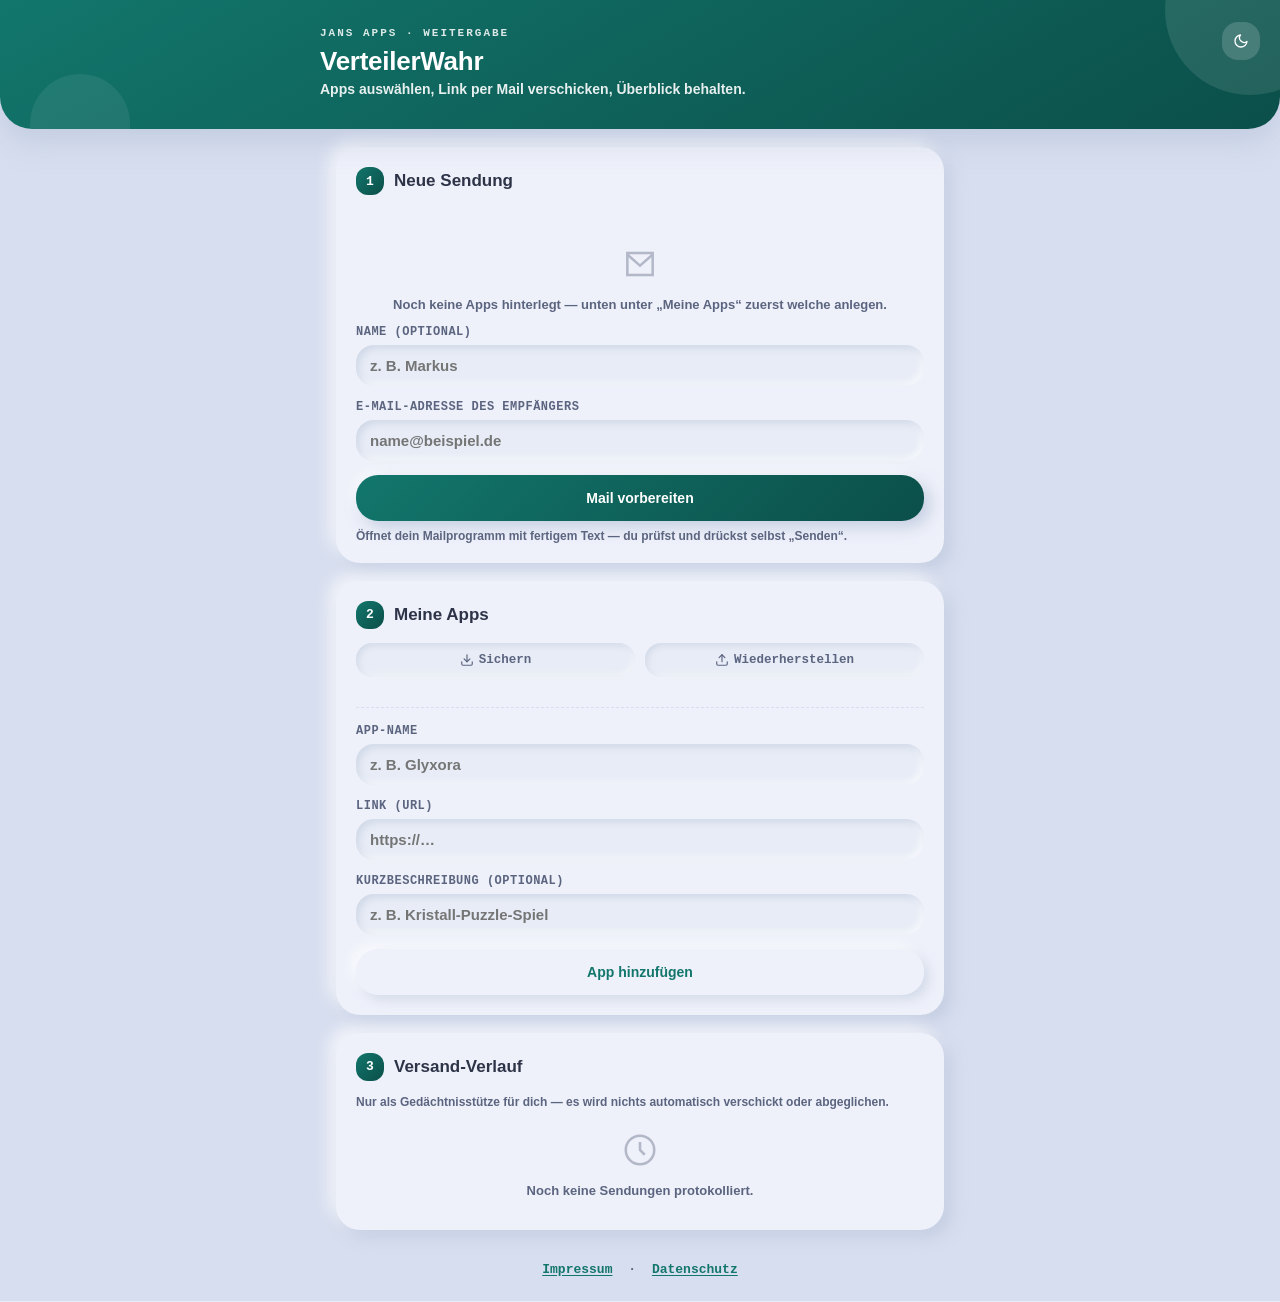
<file: index.html>
<!DOCTYPE html>
<html lang="de">
<head>
    <meta name="robots" content="noindex, nofollow">
<meta charset="UTF-8">
<meta name="viewport" content="width=device-width, initial-scale=1, viewport-fit=cover, maximum-scale=1">
<meta name="theme-color" content="#0B4F49">
<title>VerteilerWahr</title>
<link rel="manifest" href="manifest.json">
<link rel="apple-touch-icon" href="icon-192.png">
<meta name="apple-mobile-web-app-capable" content="yes">
<meta name="apple-mobile-web-app-status-bar-style" content="black-translucent">
<meta name="apple-mobile-web-app-title" content="VerteilerWahr">
<link rel="stylesheet" href="style.css">
</head>
<body>

<header class="hero">
  <div class="blob1"></div><div class="blob2"></div>
  <div class="hero-inner">
    <span class="eyebrow">JANS APPS · WEITERGABE</span>
    <h1>VerteilerWahr</h1>
    <p class="hero-sub">Apps auswählen, Link per Mail verschicken, Überblick behalten.</p>
  </div>
  <button class="theme-toggle" id="theme-toggle" aria-label="Dunkelmodus umschalten"><svg width="16" height="16" viewBox="0 0 24 24" fill="none" stroke="currentColor" stroke-width="2" stroke-linecap="round" stroke-linejoin="round"><path d="M21 12.79A9 9 0 1 1 11.21 3 7 7 0 0 0 21 12.79z"/></svg></button>
</header>

<main>

  <!-- SCHRITT 1: NEUE SENDUNG -->
  <section class="card" id="send-card">
    <div class="card-head">
      <span class="pill-num">1</span>
      <h2>Neue Sendung</h2>
    </div>

    <div id="app-checklist" class="app-checklist">
      <!-- wird per JS befüllt -->
    </div>
    <div class="empty-state" id="no-apps-hint" hidden>
      <svg viewBox="0 0 24 24" fill="none" stroke="currentColor" stroke-width="1.6"><path d="M4 5h16v14H4z"/><path d="M4 6l8 7 8-7"/></svg>
      <p>Noch keine Apps hinterlegt — unten unter „Meine Apps“ zuerst welche anlegen.</p>
    </div>

    <div class="field">
      <label for="recipient-name">Name (optional)</label>
      <input type="text" id="recipient-name" placeholder="z. B. Markus">
    </div>
    <div class="field">
      <label for="recipient-email">E-Mail-Adresse des Empfängers</label>
      <input type="email" id="recipient-email" placeholder="name@beispiel.de">
    </div>

    <button class="btn-primary" id="prepare-mail-btn">Mail vorbereiten</button>
    <p class="hint">Öffnet dein Mailprogramm mit fertigem Text — du prüfst und drückst selbst „Senden“.</p>
    <button class="btn-secondary" id="share-btn" hidden>Anders teilen (WhatsApp, Nachrichten …)</button>
  </section>

  <!-- SCHRITT 2: MEINE APPS VERWALTEN -->
  <section class="card" id="manage-card">
    <div class="card-head">
      <span class="pill-num">2</span>
      <h2>Meine Apps</h2>
    </div>
    <div class="toolbar-row">
      <button class="btn-tertiary" id="export-btn"><svg width="14" height="14" viewBox="0 0 24 24" fill="none" stroke="currentColor" stroke-width="2" stroke-linecap="round" stroke-linejoin="round"><path d="M21 15v4a2 2 0 0 1-2 2H5a2 2 0 0 1-2-2v-4"/><polyline points="7 10 12 15 17 10"/><line x1="12" y1="15" x2="12" y2="3"/></svg> Sichern</button>
      <button class="btn-tertiary" id="import-btn"><svg width="14" height="14" viewBox="0 0 24 24" fill="none" stroke="currentColor" stroke-width="2" stroke-linecap="round" stroke-linejoin="round"><path d="M21 15v4a2 2 0 0 1-2 2H5a2 2 0 0 1-2-2v-4"/><polyline points="17 8 12 3 7 8"/><line x1="12" y1="3" x2="12" y2="15"/></svg> Wiederherstellen</button>
      <input type="file" id="import-file" accept="application/json" hidden>
    </div>

    <div id="app-manage-list" class="app-manage-list"></div>

    <div class="add-app-form">
      <div class="field">
        <label for="new-app-name">App-Name</label>
        <input type="text" id="new-app-name" placeholder="z. B. Glyxora">
      </div>
      <div class="field">
        <label for="new-app-url">Link (URL)</label>
        <input type="url" id="new-app-url" placeholder="https://…">
      </div>
      <div class="field">
        <label for="new-app-note">Kurzbeschreibung (optional)</label>
        <input type="text" id="new-app-note" placeholder="z. B. Kristall-Puzzle-Spiel">
      </div>
      <button class="btn-secondary" id="add-app-btn">App hinzufügen</button>
      <button class="btn-link" id="cancel-edit-btn" hidden>Bearbeiten abbrechen</button>
    </div>
  </section>

  <!-- SCHRITT 3: VERLAUF -->
  <section class="card card-history" id="history-card">
    <div class="card-head">
      <span class="pill-num">3</span>
      <h2>Versand-Verlauf</h2>
    </div>
    <p class="hint">Nur als Gedächtnisstütze für dich — es wird nichts automatisch verschickt oder abgeglichen.</p>
    <div id="history-list" class="history-list"></div>
    <div class="empty-state" id="no-history-hint" hidden>
      <svg viewBox="0 0 24 24" fill="none" stroke="currentColor" stroke-width="1.6"><circle cx="12" cy="12" r="9"/><path d="M12 7v5l3 3"/></svg>
      <p>Noch keine Sendungen protokolliert.</p>
    </div>
  </section>

</main>

<footer class="app-footer">
  <a href="impressum.html">Impressum</a>
  <span aria-hidden="true">·</span>
  <a href="datenschutz.html">Datenschutz</a>
</footer>

<div class="toast" id="toast"></div>

<script src="app.js"></script>
</body>
</html>
</file>
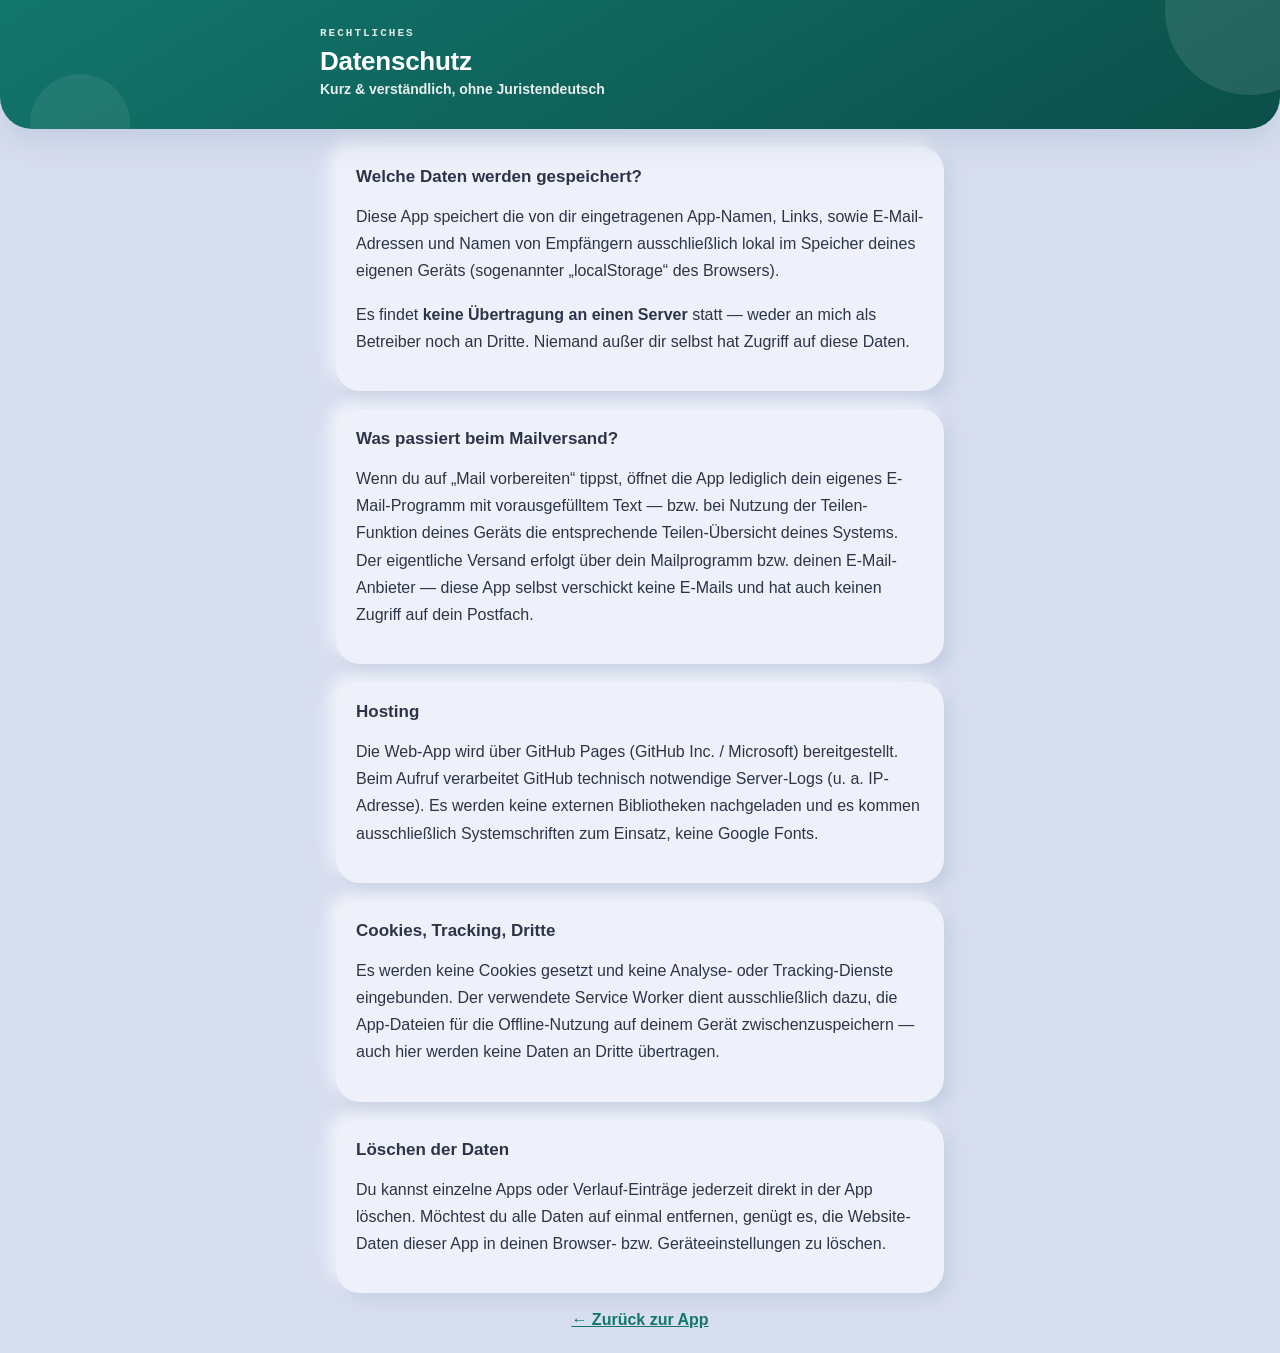
<file: datenschutz.html>
<!DOCTYPE html>
<html lang="de">
<head>
    <meta name="robots" content="noindex, nofollow">
<meta charset="UTF-8">
<meta name="viewport" content="width=device-width, initial-scale=1, viewport-fit=cover, maximum-scale=1">
<meta name="theme-color" content="#0B4F49">
<title>Datenschutz – VerteilerWahr</title>
<link rel="stylesheet" href="style.css">
</head>
<body>

<header class="hero">
  <div class="blob1"></div><div class="blob2"></div>
  <div class="hero-inner">
    <span class="eyebrow">RECHTLICHES</span>
    <h1>Datenschutz</h1>
    <p class="hero-sub">Kurz &amp; verständlich, ohne Juristendeutsch</p>
  </div>
</header>

<main>
  <section class="card">
    <div class="card-head"><h2 style="margin:0;">Welche Daten werden gespeichert?</h2></div>
    <p style="line-height:1.7;">
      Diese App speichert die von dir eingetragenen App-Namen, Links, sowie E-Mail-Adressen
      und Namen von Empfängern ausschließlich lokal im Speicher deines eigenen Geräts
      (sogenannter „localStorage“ des Browsers).
    </p>
    <p style="line-height:1.7;">
      Es findet <strong>keine Übertragung an einen Server</strong> statt — weder an mich als
      Betreiber noch an Dritte. Niemand außer dir selbst hat Zugriff auf diese Daten.
    </p>
  </section>

  <section class="card">
    <div class="card-head"><h2 style="margin:0;">Was passiert beim Mailversand?</h2></div>
    <p style="line-height:1.7;">
      Wenn du auf „Mail vorbereiten“ tippst, öffnet die App lediglich dein eigenes
      E-Mail-Programm mit vorausgefülltem Text — bzw. bei Nutzung der Teilen-Funktion
      deines Geräts die entsprechende Teilen-Übersicht deines Systems. Der eigentliche
      Versand erfolgt über dein Mailprogramm bzw. deinen E-Mail-Anbieter — diese App
      selbst verschickt keine E-Mails und hat auch keinen Zugriff auf dein Postfach.
    </p>
  </section>

  <section class="card">
    <div class="card-head"><h2 style="margin:0;">Hosting</h2></div>
    <p style="line-height:1.7;">
      Die Web-App wird über GitHub Pages (GitHub Inc. / Microsoft) bereitgestellt. Beim Aufruf
      verarbeitet GitHub technisch notwendige Server-Logs (u. a. IP-Adresse). Es werden keine
      externen Bibliotheken nachgeladen und es kommen ausschließlich Systemschriften zum Einsatz,
      keine Google Fonts.
    </p>
  </section>

  <section class="card">
    <div class="card-head"><h2 style="margin:0;">Cookies, Tracking, Dritte</h2></div>
    <p style="line-height:1.7;">
      Es werden keine Cookies gesetzt und keine Analyse- oder Tracking-Dienste eingebunden.
      Der verwendete Service Worker dient ausschließlich dazu, die App-Dateien für die
      Offline-Nutzung auf deinem Gerät zwischenzuspeichern — auch hier werden keine
      Daten an Dritte übertragen.
    </p>
  </section>

  <section class="card">
    <div class="card-head"><h2 style="margin:0;">Löschen der Daten</h2></div>
    <p style="line-height:1.7;">
      Du kannst einzelne Apps oder Verlauf-Einträge jederzeit direkt in der App löschen.
      Möchtest du alle Daten auf einmal entfernen, genügt es, die Website-Daten dieser
      App in deinen Browser- bzw. Geräteeinstellungen zu löschen.
    </p>
  </section>

  <p style="text-align:center;"><a href="index.html" style="color:var(--violet);font-weight:600;">← Zurück zur App</a></p>
</main>

</body>
</html>
</file>
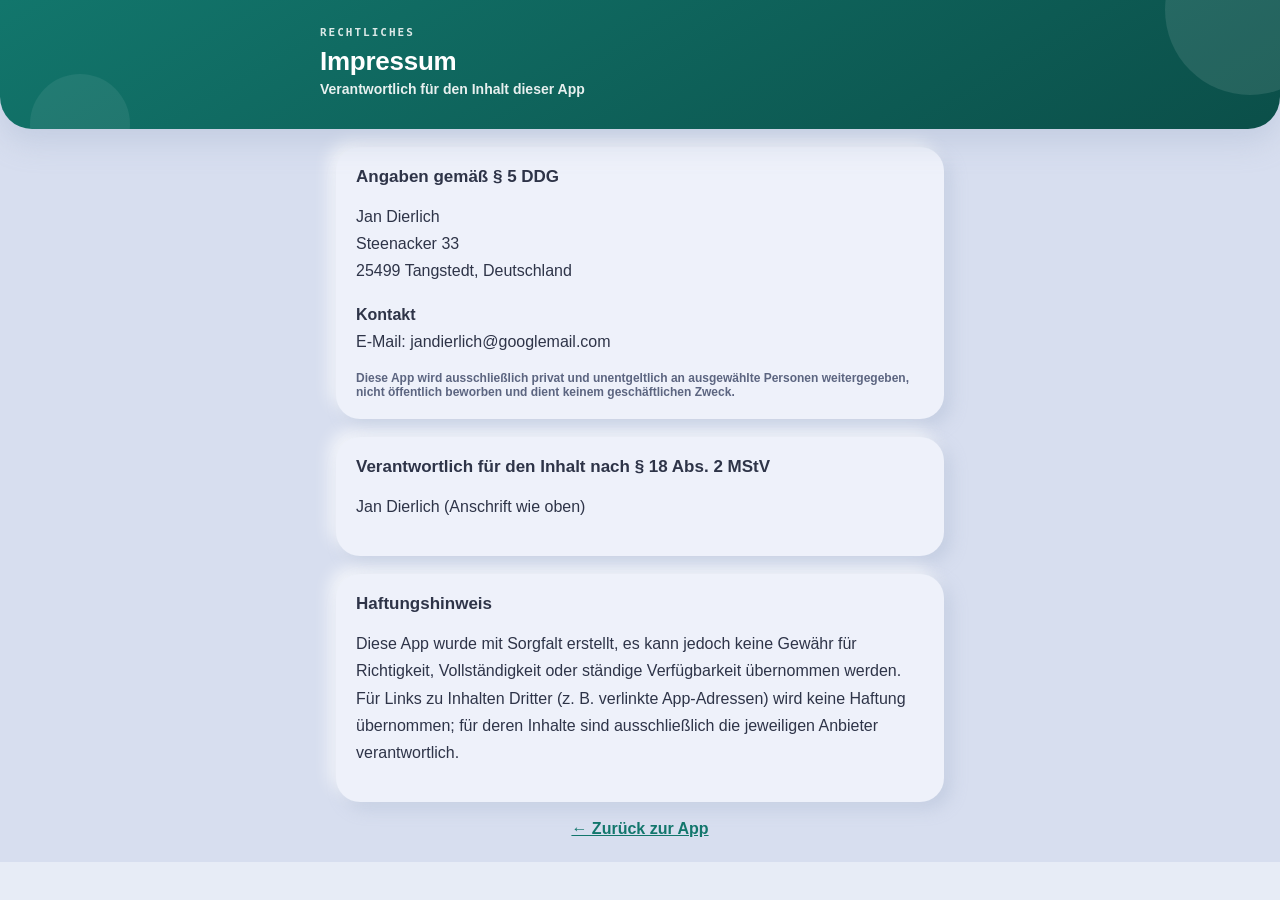
<file: impressum.html>
<!DOCTYPE html>
<html lang="de">
<head>
    <meta name="robots" content="noindex, nofollow">
<meta charset="UTF-8">
<meta name="viewport" content="width=device-width, initial-scale=1, viewport-fit=cover, maximum-scale=1">
<meta name="theme-color" content="#0B4F49">
<title>Impressum – VerteilerWahr</title>
<link rel="stylesheet" href="style.css">
</head>
<body>

<header class="hero">
  <div class="blob1"></div><div class="blob2"></div>
  <div class="hero-inner">
    <span class="eyebrow">RECHTLICHES</span>
    <h1>Impressum</h1>
    <p class="hero-sub">Verantwortlich für den Inhalt dieser App</p>
  </div>
</header>

<main>
  <section class="card">
    <div class="card-head"><h2 style="margin:0;">Angaben gemäß § 5 DDG</h2></div>
    <p style="line-height:1.7;">
      Jan Dierlich<br>
      Steenacker 33<br>
      25499 Tangstedt, Deutschland
    </p>
    <p style="line-height:1.7;">
      <strong>Kontakt</strong><br>
      E-Mail: jandierlich@googlemail.com
    </p>
    <p class="hint">
      Diese App wird ausschließlich privat und unentgeltlich an ausgewählte Personen weitergegeben,
      nicht öffentlich beworben und dient keinem geschäftlichen Zweck.
    </p>
  </section>

  <section class="card">
    <div class="card-head"><h2 style="margin:0;">Verantwortlich für den Inhalt nach § 18 Abs. 2 MStV</h2></div>
    <p style="line-height:1.7;">
      Jan Dierlich (Anschrift wie oben)
    </p>
  </section>

  <section class="card">
    <div class="card-head"><h2 style="margin:0;">Haftungshinweis</h2></div>
    <p style="line-height:1.7;">
      Diese App wurde mit Sorgfalt erstellt, es kann jedoch keine Gewähr für Richtigkeit,
      Vollständigkeit oder ständige Verfügbarkeit übernommen werden. Für Links zu Inhalten Dritter
      (z. B. verlinkte App-Adressen) wird keine Haftung übernommen; für deren Inhalte sind
      ausschließlich die jeweiligen Anbieter verantwortlich.
    </p>
  </section>

  <p style="text-align:center;"><a href="index.html" style="color:var(--violet);font-weight:600;">← Zurück zur App</a></p>
</main>

</body>
</html>
</file>
<file: style.css>
:root {
  --bg: #E7ECF6;
  --card: #EEF1FA;
  --ink: #2E3448;
  --sub: #5C6580;
  --violet: #12766C;
  --violet-deep: #0B4F49;
  --coral: #FF4433;
  --teal: #00BD90;
  --amber: #FF8C00;
  --pink: #E8267A;
  --line: #D7DEEF;
  --shadow-dark: rgba(163, 177, 204, 0.55);
  --shadow-light: rgba(255, 255, 255, 0.9);
  --shadow-dark-soft: rgba(163, 177, 204, 0.35);
  --shadow-light-soft: rgba(255, 255, 255, 0.7);
  color-scheme: light;
}

html.dark,
body.dark {
  --bg: #122B2E;
  --card: #183D40;
  --ink: #E7F3F1;
  --sub: #9DBEBC;
  --line: #266664;
  --violet: #50DDCA;
  --violet-deep: #12766C;
  --pink: #FF5CA8;
  --coral: #FF5A47;
  --teal: #50DDCA;
  --amber: #FFA020;
  --shadow-dark: rgba(0, 0, 0, 0.55);
  --shadow-light: rgba(255, 255, 255, 0.05);
  --shadow-dark-soft: rgba(0, 0, 0, 0.4);
  --shadow-light-soft: rgba(255, 255, 255, 0.035);
  color-scheme: dark;
}

*{box-sizing:border-box;}
button{touch-action:manipulation;}

html,body{
  margin:0;
  padding:0;
  min-height:100%;
  min-height:-webkit-fill-available;
  background:var(--bg);
  color:var(--ink);
  font-family:-apple-system,BlinkMacSystemFont,sans-serif;
  font-weight:500;
  -webkit-tap-highlight-color:transparent;
  overscroll-behavior-y:none;
}

.hero{
  position:relative;
  background:linear-gradient(150deg, #12766C 0%, #0B4F49 100%);
  padding:max(22px, env(safe-area-inset-top)) 20px 32px;
  border-radius:0 0 32px 32px;
  color:#fff;
  overflow:hidden;
  box-shadow:0 14px 28px var(--shadow-dark-soft);
}
.hero .blob1{position:absolute;width:170px;height:170px;border-radius:50%;background:rgba(255,255,255,0.10);top:-75px;right:-55px;}
.hero .blob2{position:absolute;width:100px;height:100px;border-radius:50%;background:rgba(255,255,255,0.07);bottom:-45px;left:30px;}
.hero-inner{position:relative;max-width:640px;margin:0 auto;}
.eyebrow{
  font-family:ui-monospace,SFMono-Regular,Menlo,monospace;
  font-size:11px;
  font-weight:700;
  letter-spacing:2px;
  opacity:0.85;
  text-transform:uppercase;
}
.hero h1{
  margin:6px 0 4px;
  font-size:26px;
  font-weight:800;
  font-family:ui-rounded,-apple-system,BlinkMacSystemFont,sans-serif;
  letter-spacing:-0.01em;
}
.hero-sub{margin:0;font-size:14px;font-weight:600;opacity:0.9;}
.theme-toggle{
  position:absolute;
  top:max(22px, env(safe-area-inset-top));
  right:20px;
  width:38px;height:38px;
  border-radius:16px;
  border:none;
  background:rgba(255,255,255,0.16);
  color:#fff;
  font-size:16px;
  display:flex;align-items:center;justify-content:center;
  cursor:pointer;
}
.theme-toggle:active{background:rgba(255,255,255,0.28);}

main{max-width:640px;margin:0 auto;padding:18px 16px 8px;}

.card{
  background:var(--card);
  border-radius:24px;
  padding:20px;
  margin-bottom:18px;
  box-shadow:7px 7px 16px var(--shadow-dark-soft), -7px -7px 16px var(--shadow-light-soft);
}
.card-head{
  display:flex;
  align-items:center;
  gap:10px;
  margin-bottom:14px;
}
.pill-num{
  width:28px;height:28px;
  border-radius:12px;
  background:linear-gradient(135deg, var(--violet), var(--violet-deep));
  color:#fff;
  font-size:13px;font-weight:700;
  font-family:ui-monospace,monospace;
  display:flex;align-items:center;justify-content:center;
  flex-shrink:0;
}
.card h2{margin:0;font-size:17px;font-weight:800;font-family:ui-rounded,-apple-system,BlinkMacSystemFont,sans-serif;}

.field{margin-bottom:14px;}
.field label{
  display:block;
  font-size:12px;
  font-weight:700;
  letter-spacing:0.5px;
  text-transform:uppercase;
  color:var(--sub);
  margin-bottom:6px;
  font-family:ui-monospace,monospace;
}
.field input{
  width:100%;
  padding:12px 14px;
  border-radius:18px;
  border:none;
  background:var(--bg);
  color:var(--ink);
  font-family:-apple-system,BlinkMacSystemFont,sans-serif;
  font-size:15px;
  font-weight:600;
  box-shadow:inset 3px 3px 7px var(--shadow-dark-soft), inset -3px -3px 7px var(--shadow-light-soft);
}
.field input:focus{outline:none;}

.app-checklist{margin-bottom:14px;display:flex;flex-direction:column;gap:10px;}
.app-check-row{
  display:flex;
  align-items:center;
  gap:10px;
  padding:12px 14px;
  border-radius:20px;
  background:var(--bg);
  box-shadow:inset 2px 2px 6px var(--shadow-dark-soft), inset -2px -2px 6px var(--shadow-light-soft);
}
.app-check-row input[type="checkbox"]{
  width:20px;height:20px;
  accent-color:var(--violet);
  flex-shrink:0;
}
.app-check-row .app-info{display:flex;flex-direction:column;}
.app-check-row .app-name{font-weight:800;font-size:14.5px;font-family:ui-rounded,-apple-system,BlinkMacSystemFont,sans-serif;}
.app-check-row .app-note{font-size:12px;font-weight:600;color:var(--sub);}

.app-dot{
  width:10px;height:10px;
  border-radius:50%;
  flex-shrink:0;
}

.btn-primary,.btn-secondary{
  width:100%;
  padding:15px;
  border:none;
  border-radius:22px;
  font-size:14px;
  font-weight:700;
  cursor:pointer;
  font-family:ui-rounded,-apple-system,BlinkMacSystemFont,sans-serif;
  display:flex;align-items:center;justify-content:center;gap:6px;
}
.btn-primary{
  background:linear-gradient(135deg, var(--violet), var(--violet-deep));
  color:#fff;
  box-shadow:6px 6px 16px var(--shadow-dark), -4px -4px 12px var(--shadow-light-soft);
  transition:transform 0.15s ease;
}
.btn-primary:active{transform:scale(0.98);}
.btn-primary.success{
  background:linear-gradient(135deg, var(--teal), var(--violet));
  animation:pop 0.32s ease;
}
@keyframes pop{
  0%{transform:scale(1);}
  45%{transform:scale(1.035);}
  100%{transform:scale(1);}
}
@media (prefers-reduced-motion: reduce){
  .btn-primary.success{animation:none;}
}
.btn-secondary{
  background:var(--card);
  color:var(--violet);
  box-shadow:5px 5px 12px var(--shadow-dark-soft), -5px -5px 12px var(--shadow-light-soft);
}
.btn-secondary[hidden]{display:none;}
.btn-secondary + .btn-secondary{margin-top:10px;}

.toolbar-row{display:flex;gap:10px;margin-bottom:14px;}
.btn-tertiary{
  flex:1;
  background:var(--bg);
  border:none;
  border-radius:16px;
  padding:10px;
  font-size:12.5px;
  font-weight:700;
  color:var(--sub);
  cursor:pointer;
  text-align:center;
  font-family:ui-monospace,monospace;
  box-shadow:inset 2px 2px 6px var(--shadow-dark-soft), inset -2px -2px 6px var(--shadow-light-soft);
  display:flex;align-items:center;justify-content:center;gap:5px;
}
.btn-tertiary:active{color:var(--violet);}
.btn-link{
  background:none;
  border:none;
  color:var(--sub);
  font-size:13px;
  font-weight:700;
  text-decoration:underline;
  cursor:pointer;
  padding:8px 0 0;
}
.hint{
  font-size:12px;
  font-weight:600;
  color:var(--sub);
  margin:8px 0 0;
}

.app-manage-list{display:flex;flex-direction:column;gap:10px;margin-bottom:16px;}
.app-manage-row{
  display:flex;
  align-items:center;
  justify-content:space-between;
  gap:10px;
  padding:12px 14px;
  border-radius:20px;
  background:var(--bg);
  box-shadow:inset 2px 2px 6px var(--shadow-dark-soft), inset -2px -2px 6px var(--shadow-light-soft);
}
.app-manage-row .app-info{display:flex;flex-direction:column;overflow:hidden;}
.app-manage-row .app-name{font-weight:800;font-size:14.5px;font-family:ui-rounded,-apple-system,BlinkMacSystemFont,sans-serif;}
.app-manage-row .app-url{font-size:11.5px;font-weight:600;color:var(--sub);white-space:nowrap;overflow:hidden;text-overflow:ellipsis;font-family:ui-monospace,monospace;}
.row-actions{display:flex;align-items:center;gap:2px;flex-shrink:0;}
.icon-btn{
  background:none;border:none;
  color:var(--coral);
  font-size:12.5px;font-weight:700;
  padding:6px 8px;
  border-radius:10px;
  cursor:pointer;
  flex-shrink:0;
  font-family:ui-rounded,-apple-system,BlinkMacSystemFont,sans-serif;
  transition:background 0.15s ease,color 0.15s ease;
}
.icon-btn.edit{color:var(--violet);}
.icon-btn.move{color:var(--sub);font-size:15px;padding:6px 7px;}
.icon-btn.move:disabled{opacity:0.3;}
.icon-btn.resend{color:var(--teal);}
.icon-btn.confirm-danger{
  background:var(--coral);
  color:#fff;
}

.add-app-form{
  border-top:1px dashed var(--line);
  padding-top:16px;
}

.card-history{background:var(--card);}

.empty-state{
  text-align:center;
  padding:22px 10px 10px;
  color:var(--sub);
}
.empty-state svg{
  width:38px;height:38px;
  opacity:0.4;
  margin-bottom:8px;
}
.empty-state p{margin:0;font-size:13px;font-weight:600;line-height:1.5;}

.history-list{display:flex;flex-direction:column;gap:10px;}
.history-row{
  padding:12px 14px;
  border-radius:20px;
  background:var(--bg);
  box-shadow:inset 2px 2px 6px var(--shadow-dark-soft), inset -2px -2px 6px var(--shadow-light-soft);
}
.history-row .history-top{
  display:flex;justify-content:space-between;align-items:baseline;gap:8px;
}
.history-row .history-date{font-size:11.5px;font-weight:700;color:var(--sub);font-family:ui-monospace,monospace;}
.history-row .history-recipient{font-weight:800;font-size:14px;font-family:ui-rounded,-apple-system,BlinkMacSystemFont,sans-serif;}
.history-row .history-apps{font-size:12.5px;font-weight:600;color:var(--sub);margin-top:4px;}
.history-row .row-actions{margin-top:8px;gap:6px;}
.history-row .icon-btn{padding:6px 10px;background:var(--card);box-shadow:2px 2px 6px var(--shadow-dark-soft), -2px -2px 6px var(--shadow-light-soft);}

.toast{
  position:fixed;
  left:50%;
  bottom:calc(24px + env(safe-area-inset-bottom));
  transform:translateX(-50%) translateY(120%);
  opacity:0;
  visibility:hidden;
  background:linear-gradient(135deg, var(--violet), var(--violet-deep));
  color:#fff;
  padding:12px 20px;
  border-radius:999px;
  font-size:14px;
  font-weight:700;
  font-family:ui-rounded,-apple-system,BlinkMacSystemFont,sans-serif;
  box-shadow:6px 6px 16px var(--shadow-dark);
  transition:transform 0.25s ease, opacity 0.25s ease, visibility 0.25s;
  pointer-events:none;
  max-width:88%;
  text-align:center;
  z-index:50;
}
.toast.show{transform:translateX(-50%) translateY(0);opacity:1;visibility:visible;}

@media (prefers-reduced-motion: reduce){
  .toast{transition:none;}
}

.app-footer{
  max-width:640px;
  margin:6px auto 24px;
  padding:0 16px;
  text-align:center;
  font-size:13px;
  font-weight:700;
  color:var(--sub);
  font-family:ui-monospace,monospace;
}
.app-footer a{
  color:var(--violet);
  font-weight:800;
  text-decoration:underline;
  text-underline-offset:2px;
}
.app-footer span{margin:0 8px;color:var(--sub);}

@media (min-width: 521px) {
  body{display:flex;flex-direction:column;align-items:center;background:var(--line);}
  .hero{width:100%;}
  main, .app-footer{width:100%;}
}
</file>
